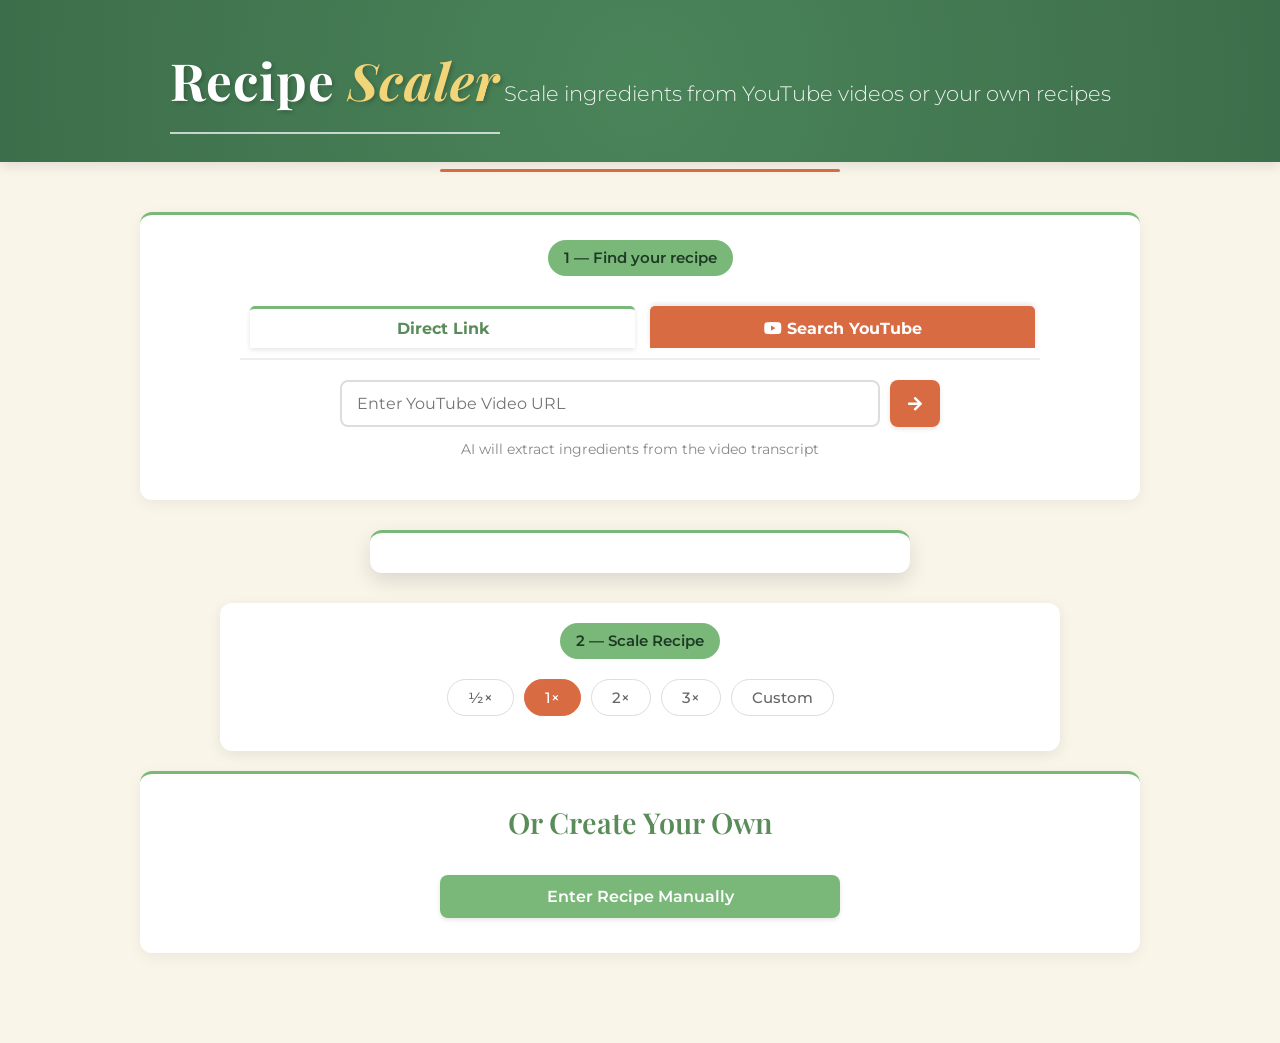
<file: recipe scaler/index.html>
<!DOCTYPE html>
<html lang="en">

<head>
  <meta charset="UTF-8" />
  <meta name="viewport" content="width=device-width, initial-scale=1.0" />
  <title>Recipe Scaler</title>
  <link rel="stylesheet" href="styles.css" />
  <link href="https://fonts.googleapis.com/css2?family=Roboto:wght@400;500;700&display=swap" rel="stylesheet">
  <link rel="stylesheet" href="https://cdnjs.cloudflare.com/ajax/libs/font-awesome/5.15.4/css/all.min.css">
</head>

<body>
  <header>
    <h1>Recipe <span style="color: #F2D479; font-style: italic;">Scaler</span></h1>
    <p>Scale ingredients from YouTube videos or your own recipes</p>
  </header>

  <div class="main-content">
    <div class="card">
      <div style="text-align: center; margin-bottom: 20px;">
        <span class="step-badge">1 — Find your recipe</span>
      </div>
      <div class="search-container">
        <div class="search-tabs">
          <button class="search-tab active" data-tab="direct-link">Direct Link</button>
          <button class="search-tab" data-tab="search-youtube"><i class="fab fa-youtube"></i> Search YouTube</button>
        </div>

        <div class="tab-content active" id="direct-link">
          <div class="url-input-row">
            <input type="text" id="youtubeLink" placeholder="Enter YouTube Video URL">
            <button class="icon-submit-btn" onclick="fetchIngredients()"><i class="fas fa-arrow-right"></i></button>
          </div>
          <p class="muted-helper">AI will extract ingredients from the video transcript</p>
        </div>

        <div class="tab-content" id="search-youtube">
          <div class="search-form">
            <input type="text" id="searchQuery" placeholder="Search for recipes on YouTube">
            <select id="recipeCategory">
              <option value="">All Categories</option>
              <option value="chicken">Chicken</option>
              <option value="beef">Beef</option>
              <option value="vegetarian">Vegetarian</option>
              <option value="vegan">Vegan</option>
              <option value="dessert">Dessert</option>
              <option value="breakfast">Breakfast</option>
              <option value="pasta">Pasta</option>
              <option value="soup">Soup</option>
            </select>
            <button onclick="searchYouTube()"><i class="fab fa-youtube"></i> Search YouTube</button>
          </div>
          <div id="searchResults"></div>
          <div id="pagination"></div>
        </div>
      </div>
      <div id="loading" class="loading"></div>
    </div>

    <div id="thumbnailContainer"></div>
    <div id="ingredientsList" class="fade-in"></div>

    <div class="translate-section card" style="margin-top: 20px; display: none;" id="translateSection">
      <h3 style="margin-top: 0;">Optional: Translate Ingredients</h3>
      <div class="translate-controls" style="display: flex; gap: 15px; align-items: center; flex-wrap: wrap;">
        <label for="translateLanguage" style="font-weight: 500;">Translate To:</label>
        <select id="translateLanguage" style="padding: 8px; border-radius: 4px; border: 1px solid #ccc;">
          <option value="english">English</option>
          <option value="malayalam">Malayalam</option>
        </select>
        <button id="translateBtn" class="secondary-btn" style="margin: 0;">
          Translate Ingredients
        </button>
      </div>
    </div>

    <div class="scale-options" style="flex-direction: column;">
      <div style="text-align: center; margin-bottom: 20px; width: 100%;">
        <span class="step-badge">2 — Scale Recipe</span>
      </div>
      
      <div class="quick-scale-container" style="width: 100%; margin-bottom: 15px;">
        <div class="quick-scale-chips">
          <button class="scale-chip" onclick="setQuickScale(0.5, this)">½×</button>
          <button class="scale-chip active" onclick="setQuickScale(1, this)">1×</button>
          <button class="scale-chip" onclick="setQuickScale(2, this)">2×</button>
          <button class="scale-chip" onclick="setQuickScale(3, this)">3×</button>
          <button class="scale-chip" onclick="showCustomScale(this)">Custom</button>
        </div>
      </div>

      <div class="scale-controls" id="custom-scale-controls" style="display: none; width: 100%; justify-content: center; flex-wrap: wrap;">
        <label for="scalingOption">Adjust By:</label>
        <select id="scalingOption" onchange="updateScalingOptions()">
          <option value="servings">Servings</option>
          <option value="available">Available Ingredients</option>
        </select>

        <div id="standard-scaling" class="scaling-method">
          <input type="number" id="scalingValue" value="1" min="0.1" step="0.1">
        </div>

        <div id="available-scaling" class="scaling-method" style="display:none; width: 100%;">
          <select id="availableIngredient" style="width: 100%; margin-bottom: 10px;"></select>
          
          <div class="quick-scale-chips" id="available-quick-chips" style="margin-bottom: 15px; justify-content: center;">
            <button class="scale-chip" onclick="setAvailableQuickScale(0.25, this)">1/4×</button>
            <button class="scale-chip" onclick="setAvailableQuickScale(0.5, this)">1/2×</button>
            <button class="scale-chip active" onclick="setAvailableQuickScale(1, this)">1×</button>
            <button class="scale-chip" onclick="setAvailableQuickScale(2, this)">2×</button>
            <button class="scale-chip" onclick="setAvailableQuickScale(3, this)">3×</button>
            <button class="scale-chip" onclick="showAvailableCustom(this)">Custom</button>
          </div>

          <div id="available-custom-input" style="display: none; margin-bottom: 15px;">
            <input type="number" id="availableAmount" placeholder="Enter amount available" min="0.1" step="0.1" style="width: 100%;">
          </div>
        </div>


        <button class="scale-btn" onclick="scaleRecipe()">Scale Ingredients</button>
      </div>
    </div>

    <div class="card">
      <h2>Or Create Your Own</h2>
      <button id="enterRecipeManually" class="secondary-btn">Enter Recipe Manually</button>
    </div>

    <div id="saved-recipes" class="card" style="display:none">
      <h2>Saved Recipes</h2>
      <div id="saved-recipes-list"></div>
    </div>
  </div>

  <!--
    SCRIPT LOAD ORDER (important):
    1. api-client.js   — API communication layer
    2. script.js       — legacy helpers + manual-recipe scaleRecipe fallback
    3. ui-controller.js — defines window.scaleRecipe (overrides script.js version)
    4. recipe-enhancements.js — UI enhancements
  -->
  <script src="api-client.js"></script>
  <script src="script.js"></script>
  <script src="ui-controller.js"></script>
  <script src="recipe-enhancements.js"></script>

  <script>
    // Mark that ui-controller is loaded so script.js helpers can detect it
    window._uiControllerLoaded = true;

    document.getElementById('enterRecipeManually').addEventListener('click', function () {
      window.location.href = 'enter_recipe.html';
    });

    window.addEventListener('DOMContentLoaded', function () {
      // Tab switching
      document.querySelectorAll('.search-tab').forEach(tab => {
        tab.addEventListener('click', function () {
          document.querySelectorAll('.search-tab').forEach(t => t.classList.remove('active'));
          document.querySelectorAll('.tab-content').forEach(c => c.classList.remove('active'));
          this.classList.add('active');
          const tabId = this.getAttribute('data-tab');
          document.getElementById(tabId).classList.add('active');
        });
      });

      // Quick scale logic
      window.setQuickScale = function(multiplier, btn) {
        document.querySelectorAll('.scale-chip').forEach(c => c.classList.remove('active'));
        btn.classList.add('active');
        const customControls = document.getElementById('custom-scale-controls');
        if(customControls) customControls.style.display = 'none';
        
        // Trigger scale logic
        document.getElementById('scalingOption').value = 'servings';
        if (typeof updateScalingOptions === 'function') updateScalingOptions();
        document.getElementById('scalingValue').value = multiplier;
        if (typeof scaleRecipe === 'function') scaleRecipe();
      };
      
      window.showCustomScale = function(btn) {
        document.querySelectorAll('.scale-chip').forEach(c => c.classList.remove('active'));
        btn.classList.add('active');
        const customControls = document.getElementById('custom-scale-controls');
        if(customControls) customControls.style.display = 'flex';
      };

      // Return from "Modify Scaling"
      if (sessionStorage.getItem('modifyingRecipe') === 'true') {
        sessionStorage.removeItem('modifyingRecipe');
        const youtubeLink = sessionStorage.getItem('youtubeVideoUrl');
        if (youtubeLink) {
          document.getElementById('youtubeLink').value = youtubeLink;
          if (typeof fetchIngredients === 'function') fetchIngredients();
        }
      }
    });
  </script>
</body>

</html>
</file>
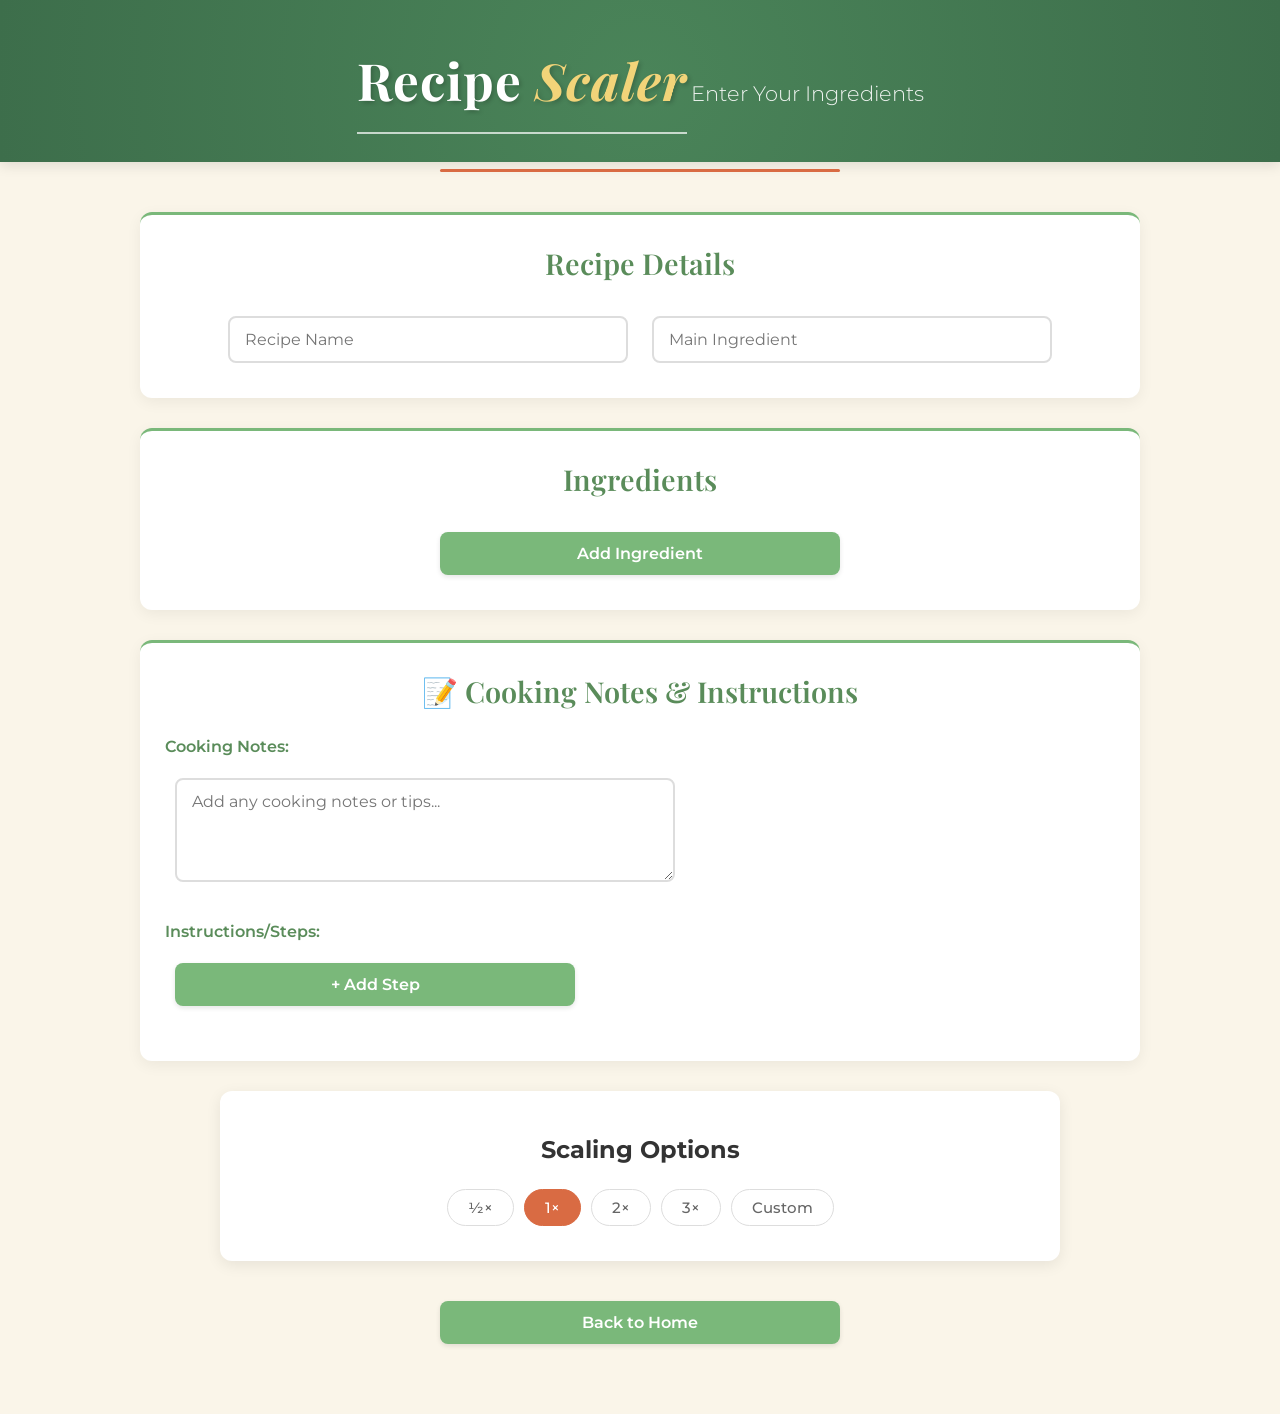
<file: recipe scaler/enter_recipe.html>
<!DOCTYPE html>
<html lang="en">
<head>
  <meta charset="UTF-8" />
  <meta name="viewport" content="width=device-width, initial-scale=1.0"/>
  <title>Enter Recipe Manually</title>
  <link rel="stylesheet" href="styles.css" />
  <link href="https://fonts.googleapis.com/css2?family=Playfair+Display:wght@400;600;700&family=Montserrat:wght@300;400;500;600;700&display=swap" rel="stylesheet">
  <link rel="stylesheet" href="https://cdnjs.cloudflare.com/ajax/libs/font-awesome/5.15.4/css/all.min.css">
</head>
<body>
  <header>
    <h1>Recipe <span style="color: #F2D479; font-style: italic;">Scaler</span></h1>
    <p>Enter Your Ingredients</p>
  </header>

  <div class="main-content">
    <div class="card">
      <h2>Recipe Details</h2>
      <input type="text" id="recipeName" placeholder="Recipe Name" />
      <input type="text" id="mainIngredient" placeholder="Main Ingredient" />
    </div>

    <div class="card">
      <h2>Ingredients</h2>
      <div id="recipeIngredientsList"></div>
      <button onclick="addIngredient()" class="secondary-btn">Add Ingredient</button>
    </div>

    <div class="card">
      <h2>📝 Cooking Notes & Instructions</h2>
      <div class="notes-input-group">
        <label for="recipeNotes">Cooking Notes:</label>
        <textarea id="recipeNotes" placeholder="Add any cooking notes or tips..." rows="4"></textarea>
      </div>
      <div class="notes-input-group">
        <label for="recipeInstructions">Instructions/Steps:</label>
        <div id="instructionsSteps"></div>
        <button onclick="addInstructionStep()" class="secondary-btn">+ Add Step</button>
      </div>
    </div>

    <div class="scale-options" style="flex-direction: column;">
      <h2 style="width: 100%; text-align: center; margin-bottom: 20px;">Scaling Options</h2>
      
      <div class="quick-scale-container" style="width: 100%; margin-bottom: 15px;">
        <div class="quick-scale-chips">
          <button class="scale-chip" onclick="setQuickScale(0.5, this)">½×</button>
          <button class="scale-chip active" onclick="setQuickScale(1, this)">1×</button>
          <button class="scale-chip" onclick="setQuickScale(2, this)">2×</button>
          <button class="scale-chip" onclick="setQuickScale(3, this)">3×</button>
          <button class="scale-chip" onclick="showCustomScale(this)">Custom</button>
        </div>
      </div>

      <div class="scale-controls" id="custom-scale-controls" style="display: none; width: 100%; justify-content: center; flex-wrap: wrap;">
        <label for="scalingOption">Scale By:</label>
        <select id="scalingOption">
          <option value="servings">Servings</option>
          <option value="quantity">Quantity</option>
        </select>
        <input type="number" id="scalingValue" value="1" min="0.1" step="0.1" />
        <button onclick="scaleRecipe()" class="scale-btn" style="margin-top: 15px;">Scale Recipe</button>
      </div>
    </div>

    <div class="nav-buttons">
      <button onclick="window.location.href='index.html'" class="secondary-btn">Back to Home</button>
    </div>
  </div>

  <script src="script.js"></script>
  <script src="recipe-enhancements.js"></script>
  <script>
    window.setQuickScale = function(multiplier, btn) {
      document.querySelectorAll('.scale-chip').forEach(c => c.classList.remove('active'));
      btn.classList.add('active');
      const customControls = document.getElementById('custom-scale-controls');
      if(customControls) customControls.style.display = 'none';
      
      document.getElementById('scalingOption').value = 'servings';
      document.getElementById('scalingValue').value = multiplier;
      if (typeof scaleRecipe === 'function') scaleRecipe();
    };
    
    window.showCustomScale = function(btn) {
      document.querySelectorAll('.scale-chip').forEach(c => c.classList.remove('active'));
      btn.classList.add('active');
      const customControls = document.getElementById('custom-scale-controls');
      if(customControls) customControls.style.display = 'flex';
    };
  </script>
</body>
</html>
</file>
<file: recipe scaler/styles.css>
@import url('https://fonts.googleapis.com/css2?family=Playfair+Display:wght@400;600;700&family=Montserrat:wght@300;400;500;600;700&display=swap');

body {
  font-family: 'Montserrat', sans-serif;
  margin: 0;
  padding: 0;
  text-align: center;
  background-color: #FAF5E9;
  color: #333333;
  line-height: 1.6;
}

header {
  background: radial-gradient(circle, #4a8459 0%, #3d6e4b 100%);
  color: white;
  padding: 40px 20px;
  box-shadow: 0 4px 12px rgba(0, 0, 0, 0.1);
  margin-bottom: 30px;
  position: relative;
}

header:after {
  content: "";
  position: absolute;
  bottom: -10px;
  left: 50%;
  transform: translateX(-50%);
  width: 80%;
  max-width: 400px;
  height: 3px;
  background-color: #D96B43;
  border-radius: 3px;
}

header h1 {
  margin: 0;
  font-size: 3.2rem;
  font-weight: 700;
  font-family: 'Playfair Display', serif;
  text-shadow: 2px 2px 4px rgba(0, 0, 0, 0.2);
  letter-spacing: 1px;
  position: relative;
  display: inline-block;
}

header h1:after {
  content: "";
  position: absolute;
  bottom: -12px;
  left: 0;
  width: 100%;
  height: 2px;
  background-color: rgba(255, 255, 255, 0.7);
}

header p {
  margin: 10px 0 0;
  font-size: 1.3rem;
  opacity: 0.9;
  font-weight: 300;
  display: inline-block;
  position: relative;
  z-index: 1;
}

/* UI Refresh Additions */
.step-badge {
  background-color: #7AB87A;
  color: #1e3a24;
  padding: 6px 16px;
  border-radius: 99px;
  font-weight: 600;
  font-size: 0.95rem;
  display: inline-block;
}

.url-input-row {
  display: flex;
  gap: 10px;
  max-width: 600px;
  margin: 0 auto;
  align-items: stretch;
}

.url-input-row input {
  flex: 1;
  margin: 0;
  width: auto;
  border-radius: 8px;
}

.icon-submit-btn {
  margin: 0;
  padding: 0;
  width: 50px;
  border-radius: 8px;
  flex-shrink: 0;
  display: flex;
  justify-content: center;
  align-items: center;
  background-color: #D96B43;
  color: white;
  border: none;
  cursor: pointer;
}

.icon-submit-btn:hover {
  background-color: #c25a36;
}

.muted-helper {
  color: #888;
  font-size: 0.85rem;
  margin-top: 12px;
}

.quick-scale-chips {
  display: flex;
  gap: 10px;
  justify-content: center;
  flex-wrap: wrap;
}

.scale-chip {
  background: white;
  color: #666;
  border: 1px solid #ddd;
  border-radius: 99px;
  padding: 8px 20px;
  font-weight: 500;
  font-size: 0.95rem;
  margin: 0;
  width: auto;
  cursor: pointer;
  transition: all 0.2s ease;
  box-shadow: none;
}

.scale-chip:hover {
  background: #f5f5f5;
  transform: none;
  box-shadow: none;
}

.scale-chip.active {
  background: #D96B43;
  color: white;
  border-color: #D96B43;
}

.main-content {
  padding: 20px;
  max-width: 1000px;
  margin: 0 auto 40px;
}

input,
select,
button,
textarea {
  margin: 10px;
  padding: 12px 15px;
  font-size: 16px;
  width: 80%;
  max-width: 400px;
  border: 2px solid #ddd;
  border-radius: 8px;
  transition: all 0.3s ease;
  box-sizing: border-box;
  font-family: 'Montserrat', sans-serif;
}

input:focus,
select:focus,
textarea:focus {
  border-color: #7AB87A;
  outline: none;
  box-shadow: 0 0 5px rgba(122, 184, 122, 0.3);
}

button {
  background-color: #D96B43;
  color: white;
  border: none;
  cursor: pointer;
  font-weight: 600;
  box-shadow: 0 2px 5px rgba(0, 0, 0, 0.1);
  transition: all 0.3s ease;
  font-family: 'Montserrat', sans-serif;
}

button:hover {
  background-color: #c25a36;
  transform: translateY(-2px);
  box-shadow: 0 4px 8px rgba(0, 0, 0, 0.15);
}

.ingredient-entry {
  display: flex;
  justify-content: center;
  gap: 15px;
  margin-bottom: 15px;
  flex-wrap: wrap;
  background-color: white;
  padding: 15px;
  border-radius: 10px;
  box-shadow: 0 2px 8px rgba(0, 0, 0, 0.05);
  max-width: 80%;
  margin-left: auto;
  margin-right: auto;
}

.scaled-recipe {
  background-color: white;
  padding: 25px;
  border-radius: 12px;
  box-shadow: 0 4px 15px rgba(0, 0, 0, 0.08);
  margin-bottom: 30px;
}

.scaled-recipe h2 {
  font-family: 'Playfair Display', serif;
  color: #5a8c5a;
  margin-top: 0;
  border-bottom: 2px solid #f0f0f0;
  padding-bottom: 10px;
  font-size: 1.8rem;
  font-weight: 600;
}

.scaled-recipe ul {
  text-align: left;
  max-width: 500px;
  margin: 20px auto;
  padding-left: 20px;
}

.scaled-recipe li {
  padding: 8px 0;
  border-bottom: 1px solid #f0f0f0;
}

#thumbnailContainer {
  margin: 30px auto;
  max-width: 500px;
  background-color: white;
  padding: 20px;
  border-radius: 12px;
  box-shadow: 0 8px 20px rgba(0, 0, 0, 0.12);
  border-top: 3px solid #7AB87A;
  transition: transform 0.3s ease;
}

#thumbnailContainer:hover {
  transform: translateY(-5px);
  box-shadow: 0 12px 25px rgba(0, 0, 0, 0.15);
}

#thumbnailContainer .video-player-wrapper {
  position: relative;
  width: 100%;
  padding-bottom: 56.25%;
  /* 16:9 Aspect Ratio */
  height: 0;
  border-radius: 8px;
  overflow: hidden;
  box-shadow: 0 4px 12px rgba(0, 0, 0, 0.15);
}

#thumbnailContainer .video-player-wrapper iframe {
  position: absolute;
  top: 0;
  left: 0;
  width: 100%;
  height: 100%;
  border: none;
}

#thumbnailContainer img {
  width: 100%;
  max-width: 450px;
  height: auto;
  border-radius: 8px;
  box-shadow: 0 4px 10px rgba(0, 0, 0, 0.1);
  object-fit: cover;
}

#thumbnailContainer p {
  margin-top: 15px;
  font-weight: 600;
  color: #333;
  font-family: 'Playfair Display', serif;
  font-size: 1.2rem;
  line-height: 1.4;
  padding: 0 10px;
}

.scale-options {
  display: flex;
  flex-wrap: wrap;
  justify-content: center;
  align-items: center;
  margin: 20px 0;
  background-color: white;
  padding: 20px;
  border-radius: 12px;
  box-shadow: 0 4px 15px rgba(0, 0, 0, 0.08);
  max-width: 80%;
  margin-left: auto;
  margin-right: auto;
}

label {
  font-weight: 600;
  margin-right: 10px;
}

@media (max-width: 768px) {
  .ingredient-entry {
    flex-direction: column;
    max-width: 90%;
  }

  input,
  select,
  button,
  textarea {
    width: 100%;
  }

  .scale-options {
    flex-direction: column;
    max-width: 90%;
  }
}

footer {
  background-color: #7AB87A;
  color: white;
  padding: 10px;
  position: fixed;
  bottom: 0;
  width: 100%;
  font-family: 'Montserrat', sans-serif;
}

.card {
  background-color: white;
  padding: 25px;
  border-radius: 12px;
  box-shadow: 0 4px 15px rgba(0, 0, 0, 0.06);
  margin-bottom: 30px;
  border-top: 3px solid #7AB87A;
}

.card h2 {
  font-family: 'Playfair Display', serif;
  color: #5a8c5a;
  margin-top: 0;
  margin-bottom: 20px;
  font-size: 1.8rem;
  font-weight: 600;
}

.secondary-btn {
  background-color: #F2D479;
  color: #333333;
  border: none;
}

.secondary-btn:hover {
  background-color: #e9c55f;
  border-color: transparent;
}

.scale-btn {
  background-color: #D96B43;
  padding: 12px 25px;
}

.scale-controls {
  display: flex;
  flex-wrap: wrap;
  align-items: center;
  justify-content: center;
  gap: 10px;
  margin-bottom: 15px;
}

.nav-buttons {
  display: flex;
  justify-content: center;
  gap: 20px;
  margin-top: 30px;
}

.recipe-content {
  padding: 10px;
  background-color: #f9f9f9;
  border-radius: 8px;
  max-width: 90%;
  margin: 0 auto;
}

#youtubeLink {
  width: 100%;
  max-width: 600px;
}

.video-source {
  margin: 10px 0 20px;
}

.video-source a {
  color: #5a8c5a;
  text-decoration: none;
  font-weight: 600;
  background-color: #effaef;
  padding: 6px 12px;
  border-radius: 4px;
  display: inline-block;
  transition: all 0.2s ease;
}

.video-source a:hover {
  background-color: #dff0df;
}

.loading {
  display: none;
  width: 40px;
  height: 40px;
  margin: 20px auto;
  border: 4px solid #f3f3f3;
  border-top: 4px solid #7AB87A;
  border-radius: 50%;
  animation: spin 2s linear infinite;
}

/* Audio fallback loader: overrides spinner-only loading state */
.loading.loading-panel {
  width: auto;
  height: auto;
  max-width: 520px;
  border: none;
  border-radius: 12px;
  animation: none;
  margin: 16px auto 0;
}

.audio-loading-panel {
  display: flex;
  flex-direction: column;
  align-items: center;
  justify-content: center;
  gap: 8px;
  padding: 14px 16px;
  background: #ffffff;
  border: 1px solid #e8ece8;
  border-radius: 10px;
  box-shadow: 0 2px 8px rgba(0, 0, 0, 0.06);
}

.audio-loading-spinner {
  width: 22px;
  height: 22px;
  border-radius: 50%;
  border: 2.5px solid #dce8dc;
  border-top-color: #7AB87A;
  animation: spin 0.8s linear infinite;
}

.audio-loading-title {
  margin: 0;
  color: #2B2D42;
  font-size: 14px;
  font-weight: 500;
  text-align: center;
}

.audio-loading-subtitle {
  margin: 0;
  color: #6b7280;
  font-size: 12px;
  text-align: center;
}

@keyframes spin {
  0% {
    transform: rotate(0deg);
  }

  100% {
    transform: rotate(360deg);
  }
}

/* Fade-in animation for content */
.fade-in {
  animation: fadeIn 0.5s ease-in-out;
}

@keyframes fadeIn {
  0% {
    opacity: 0;
  }

  100% {
    opacity: 1;
  }
}

.recipe-actions {
  display: flex;
  justify-content: center;
  gap: 15px;
  margin: 20px 0;
  flex-wrap: wrap;
}

.action-btn {
  background-color: #7AB87A;
  color: white;
  border: none;
  padding: 8px 15px;
  font-size: 14px;
  border-radius: 4px;
  cursor: pointer;
  display: flex;
  align-items: center;
  gap: 8px;
  font-family: 'Montserrat', sans-serif;
}

.action-btn:hover {
  background-color: #5a8c5a;
}

.dropdown {
  position: relative;
  display: inline-block;
}

.dropdown-content {
  display: none;
  position: absolute;
  background-color: white;
  min-width: 160px;
  box-shadow: 0 8px 16px rgba(0, 0, 0, 0.1);
  z-index: 1;
  border-radius: 4px;
  top: 100%;
  left: 0;
}

.dropdown:hover .dropdown-content {
  display: block;
}

.dropdown-content a {
  color: #333;
  padding: 12px 16px;
  text-decoration: none;
  display: block;
  transition: all 0.2s;
}

.dropdown-content a:hover {
  background-color: #f5f5f5;
}

.saved-recipe-item {
  background-color: white;
  border-radius: 8px;
  margin-bottom: 10px;
  padding: 15px;
  padding-right: 70px;
  box-shadow: 0 2px 5px rgba(0, 0, 0, 0.05);
  transition: all 0.2s;
  cursor: pointer;
  position: relative;
}

.saved-recipe-item:hover {
  box-shadow: 0 4px 8px rgba(0, 0, 0, 0.1);
}

.saved-recipe-item h3 {
  margin: 0 0 5px 0;
  color: #5a8c5a;
  font-family: 'Playfair Display', serif;
}

.saved-recipe-item p {
  margin: 0;
  font-size: 14px;
  color: #666;
}

.saved-recipe-actions {
  position: absolute;
  right: 15px;
  top: 15px;
  display: flex;
  gap: 10px;
}

.saved-recipe-actions button {
  background: none;
  border: none;
  color: #999;
  cursor: pointer;
  padding: 5px;
  font-size: 14px;
}

.saved-recipe-actions button:hover {
  color: #333;
}

.search-container {
  width: 100%;
  max-width: 800px;
  margin: 0 auto;
}

.search-tabs {
  display: flex;
  margin-bottom: 20px;
  border-bottom: 2px solid #eee;
}

.search-tab {
  padding: 10px 20px;
  margin-right: 5px;
  background-color: #e8e8e8;
  border: none;
  border-radius: 5px 5px 0 0;
  cursor: pointer;
  font-weight: 500;
  border-top: 3px solid transparent;
  font-family: 'Montserrat', sans-serif;
}

.search-tab.active {
  background-color: white;
  color: #5a8c5a;
  border-top: 3px solid #7AB87A;
  font-weight: bold;
}

.search-tab:hover:not(.active):not([data-tab="search-youtube"]) {
  background-color: #f0f0f0;
  border-top: 3px solid #e0e0e0;
}

.tab-content {
  display: none;
}

.tab-content.active {
  display: block;
  animation: fadeIn 0.3s ease-in-out;
}

.search-form {
  display: flex;
  flex-wrap: wrap;
  gap: 10px;
  margin-bottom: 20px;
  justify-content: center;
}

.search-form input {
  flex: 1;
  min-width: 200px;
}

.search-form select {
  width: auto;
  min-width: 150px;
}

.search-results {
  display: grid;
  grid-template-columns: repeat(auto-fill, minmax(280px, 1fr));
  gap: 20px;
  margin-top: 20px;
}

.search-result-item {
  background-color: white;
  border-radius: 8px;
  overflow: hidden;
  box-shadow: 0 2px 10px rgba(0, 0, 0, 0.1);
  transition: transform 0.3s, box-shadow 0.3s;
  cursor: pointer;
}

.search-result-item:hover {
  transform: translateY(-5px);
  box-shadow: 0 5px 15px rgba(0, 0, 0, 0.15);
}

.search-result-thumb {
  width: 100%;
  height: 160px;
  object-fit: cover;
}

.search-result-info {
  padding: 15px;
}

.search-result-title {
  font-weight: 600;
  margin: 0 0 5px 0;
  display: -webkit-box;
  -webkit-line-clamp: 2;
  line-clamp: 2;
  -webkit-box-orient: vertical;
  overflow: hidden;
  text-overflow: ellipsis;
  height: 48px;
  font-family: 'Playfair Display', serif;
  font-size: 1.1rem;
}

.search-result-channel {
  font-size: 14px;
  color: #666;
  margin-bottom: 5px;
}

.search-result-views {
  font-size: 12px;
  color: #888;
}

.search-result-buttons {
  display: flex;
  justify-content: space-between;
  margin-top: 10px;
}

.search-result-button {
  padding: 8px 12px;
  background-color: #D96B43;
  color: white;
  border: none;
  border-radius: 4px;
  cursor: pointer;
  font-size: 14px;
  font-family: 'Montserrat', sans-serif;
}

.search-result-button:hover {
  background-color: #c25a36;
}

#pagination {
  display: flex;
  justify-content: center;
  margin-top: 20px;
  gap: 10px;
}

.pagination-button {
  padding: 8px 15px;
  background-color: #D96B43;
  color: white;
  border: 1px solid #c25a36;
  border-radius: 4px;
  cursor: pointer;
  font-weight: 500;
  transition: all 0.2s ease;
}

.pagination-button.active {
  background-color: #7AB87A;
  color: white;
  border-color: #7AB87A;
}

.pagination-button:hover:not(.active) {
  background-color: #c25a36;
  transform: translateY(-1px);
}

.search-form button {
  background-color: #D96B43;
  color: white;
  font-weight: bold;
  padding: 12px 20px;
  border-radius: 8px;
  box-shadow: 0 4px 8px rgba(0, 0, 0, 0.2);
  transition: all 0.3s ease;
  width: auto;
  min-width: 120px;
}

.search-form button:hover {
  background-color: #c25a36;
  transform: translateY(-3px);
  box-shadow: 0 6px 12px rgba(0, 0, 0, 0.25);
}

.search-tab[data-tab="search-youtube"] {
  background-color: #D96B43;
  color: white;
  font-weight: bold;
  border-top: 3px solid #D96B43;
  box-shadow: 0 -2px 5px rgba(0, 0, 0, 0.1);
}

.search-tab[data-tab="search-youtube"]:hover {
  background-color: #c25a36;
}

/* Substitutions UI Enhancements */
.substitution-item {
  border-left: 3px solid #E63946;
  padding: 12px;
  margin-bottom: 12px;
  background: white;
  border-radius: 0 8px 8px 0;
  cursor: pointer;
  transition: all 0.25s cubic-bezier(0.4, 0, 0.2, 1);
  box-shadow: 0 1px 3px rgba(0, 0, 0, 0.05);
}

.substitution-item:hover {
  background-color: #FFF9F0;
  transform: translateX(6px);
  box-shadow: 0 4px 12px rgba(217, 107, 67, 0.1);
  border-left-color: #D96B43;
}

.substitution-item strong {
  transition: color 0.2s;
}

.substitution-item:hover strong {
  color: #D96B43;
}

.substitution-item i {
  transition: all 0.2s;
}

.substitution-item:hover i {
  opacity: 1 !important;
  transform: scale(1.2);
}

/* ============================================================================
   RECIPE ENHANCEMENTS STYLES
   ============================================================================ */

/* Ingredient Categorization */
.ingredient-category-section {
  background-color: white;
  padding: 20px;
  border-radius: 10px;
  margin-bottom: 20px;
  box-shadow: 0 2px 8px rgba(0, 0, 0, 0.05);
  border-left: 5px solid #7AB87A;
}

.category-header {
  color: #5a8c5a;
  font-size: 1.3rem;
  margin: 0 0 15px 0;
  font-weight: 600;
  font-family: 'Playfair Display', serif;
}

.category-ingredients {
  display: flex;
  flex-direction: column;
  gap: 10px;
}

.category-item {
  background-color: #f9f9f9;
  padding: 10px 15px;
  border-radius: 6px;
  border: 1px solid #e0e0e0;
  transition: all 0.3s ease;
}

.category-item:hover {
  background-color: #fff5f5;
  border-color: #D96B43;
}

/* Unit Conversion Toggle */
.recipe-controls {
  background-color: #f0f0f0;
  padding: 15px;
  border-radius: 8px;
  margin-bottom: 20px;
  display: flex;
  align-items: center;
  gap: 15px;
  flex-wrap: wrap;
}

.unit-toggle {
  padding: 10px 15px;
  border: 2px solid #7AB87A;
  border-radius: 6px;
  font-size: 14px;
  background-color: white;
  color: #333;
  cursor: pointer;
  transition: all 0.3s ease;
}

.unit-toggle:hover {
  background-color: #f0f0f0;
  border-color: #D96B43;
}

.unit-toggle:focus {
  outline: none;
  border-color: #D96B43;
  box-shadow: 0 0 5px rgba(217, 107, 67, 0.3);
}

/* Recipe Hint */
.recipe-hint {
  color: #666;
  font-size: 0.95rem;
  font-style: italic;
  margin: 10px 0 15px 0;
  padding: 10px;
  background-color: #fffacd;
  border-left: 4px solid #FFD700;
  border-radius: 4px;
}

/* Editable Ingredients */
#scaledIngredients li {
  cursor: pointer;
  transition: all 0.3s ease;
  padding: 10px;
  border-radius: 4px;
  background-color: #fafafa;
  border: 1px solid #e5e5e5;
}

#scaledIngredients li:hover {
  background-color: #fff5f5;
  border-color: #D96B43;
  box-shadow: 0 2px 6px rgba(217, 107, 67, 0.2);
}

.ingredient-edit-input {
  font-family: 'Montserrat', sans-serif !important;
  padding: 8px !important;
  border: 2px solid #D96B43 !important;
  border-radius: 4px !important;
  font-size: 16px !important;
  width: 100% !important;
}

/* Notes & Instructions Section */
.notes-input-group {
  margin-bottom: 20px;
  text-align: left;
}

.notes-input-group label {
  display: block;
  margin-bottom: 8px;
  font-weight: 600;
  color: #5a8c5a;
}

#recipeNotes,
.step-input {
  width: 100%;
  max-width: 500px;
  padding: 12px 15px;
  border: 2px solid #ddd;
  border-radius: 8px;
  font-family: 'Montserrat', sans-serif;
  font-size: 16px;
  resize: vertical;
  box-sizing: border-box;
  transition: all 0.3s ease;
}

#recipeNotes:focus,
.step-input:focus {
  border-color: #7AB87A;
  outline: none;
  box-shadow: 0 0 5px rgba(122, 184, 122, 0.3);
}

.instruction-step {
  display: flex;
  align-items: center;
  gap: 10px;
  margin-bottom: 12px;
  background-color: #f9f9f9;
  padding: 12px;
  border-radius: 6px;
  border: 1px solid #e0e0e0;
}

.step-number {
  display: flex;
  align-items: center;
  justify-content: center;
  width: 28px;
  height: 28px;
  background-color: #7AB87A;
  color: white;
  border-radius: 50%;
  font-weight: 600;
  flex-shrink: 0;
}

.step-input {
  flex: 1;
  max-width: none;
  margin: 0;
}

.remove-btn {
  padding: 6px 10px;
  background-color: #ff6b6b;
  color: white;
  border: none;
  border-radius: 4px;
  cursor: pointer;
  font-weight: bold;
  transition: all 0.3s ease;
  min-width: auto;
  width: auto;
  max-width: none;
  margin: 0;
  font-size: 18px;
  line-height: 1;
}

.remove-btn:hover {
  background-color: #ff5252;
  transform: scale(1.1);
}

/* Recipe Notes Display */
.recipe-notes-box,
.recipe-instructions-box {
  background-color: #f9f9f9;
  border-left: 5px solid #7AB87A;
  padding: 15px;
  border-radius: 6px;
  margin-top: 20px;
  text-align: left;
}

.recipe-notes-box h3,
.recipe-instructions-box h3 {
  color: #5a8c5a;
  margin-top: 0;
  font-family: 'Playfair Display', serif;
}

.recipe-instructions-box ol {
  margin: 10px 0;
  padding-left: 20px;
}

.recipe-instructions-box li {
  margin-bottom: 10px;
  line-height: 1.6;
}

#recipeNotesDisplay {
  margin-top: 20px;
}

/* ============================================================================
   AUDIO EXTRACTION STYLES
   ============================================================================ */

.button-group {
  display: flex;
  gap: 10px;
  justify-content: center;
  flex-wrap: wrap;
  align-items: center;
}

.button-group button {
  flex: 1;
  min-width: 120px;
}

.extraction-stages {
  margin: 20px auto;
  padding: 20px;
  background-color: #f0f8f5;
  border-left: 4px solid #7AB87A;
  border-radius: 8px;
  max-width: 500px;
  animation: slideIn 0.3s ease-out;
}

@keyframes slideIn {
  from {
    opacity: 0;
    transform: translateY(-10px);
  }

  to {
    opacity: 1;
    transform: translateY(0);
  }
}

.stage {
  display: flex;
  align-items: center;
  gap: 12px;
  padding: 10px;
  margin: 8px 0;
  border-radius: 6px;
  transition: all 0.3s ease;
  background-color: rgba(255, 255, 255, 0.5);
}

.stage-icon {
  font-size: 1.5rem;
  min-width: 30px;
  text-align: center;
  display: inline-block;
  animation: pulse 1s ease-in-out infinite;
}

.stage.complete .stage-icon {
  animation: none;
  font-size: 1.3rem;
}

.stage.error .stage-icon {
  animation: shake 0.5s ease-in-out;
}

@keyframes pulse {

  0%,
  100% {
    opacity: 1;
    transform: scale(1);
  }

  50% {
    opacity: 0.6;
    transform: scale(1.1);
  }
}

@keyframes shake {

  0%,
  100% {
    transform: translateX(0);
  }

  25% {
    transform: translateX(-5px);
  }

  75% {
    transform: translateX(5px);
  }
}

.stage-text {
  font-size: 1rem;
  color: #333;
  font-weight: 500;
}

.stage.pending {
  opacity: 0.7;
  color: #7AB87A;
}

.stage.complete {
  opacity: 1;
  color: #2d7a2d;
  background-color: rgba(122, 184, 122, 0.1);
}

.stage.error {
  opacity: 1;
  color: #d9534f;
  background-color: rgba(217, 83, 79, 0.1);
}

/* Secondary button styling */
.secondary-btn {
  background-color: #7AB87A;
  color: white;
  border: none;
  cursor: pointer;
  font-weight: 600;
  box-shadow: 0 2px 5px rgba(0, 0, 0, 0.1);
  transition: all 0.3s ease;
  font-family: 'Montserrat', sans-serif;
}

.secondary-btn:hover {
  background-color: #5a8c5a;
  box-shadow: 0 4px 10px rgba(0, 0, 0, 0.15);
  transform: translateY(-2px);
}

/* Responsive Design for Enhancements */
@media (max-width: 768px) {
  .recipe-controls {
    flex-direction: column;
    align-items: flex-start;
  }

  .unit-toggle {
    width: 100%;
    max-width: 400px;
  }

  .instruction-step {
    flex-direction: column;
    align-items: flex-start;
  }

  .step-input {
    width: 100% !important;
  }

  .ingredient-category-section {
    padding: 15px;
  }

  .category-header {
    font-size: 1.1rem;
  }

  .button-group {
    flex-direction: column;
  }

  .button-group button {
    width: 100%;
  }

  .extraction-stages {
    max-width: 100%;
    margin: 15px;
  }
}

/* ============================================================================
   INGREDIENT CARDS & SUBSTITUTION DROPDOWN
   ============================================================================ */

.ingredient-item {
  background: #ffffff;
  padding: 14px 18px;
  border-radius: 10px;
  margin: 0 auto 10px auto;
  max-width: 500px;
  box-shadow: 0 2px 6px rgba(0, 0, 0, 0.06);
  transition: transform 0.15s ease;
  cursor: pointer;
  text-align: left;
}

.ingredient-item:hover {
  transform: translateY(-1px);
}

.substitution-dropdown {
  margin-top: 6px;
  background: #f8f8f8;
  border-radius: 8px;
  padding: 8px;
}

.substitution-option {
  padding: 6px;
  cursor: pointer;
  border-radius: 6px;
}

.substitution-option:hover {
  background: #ececec;
}

/* ============================================================================
   INGREDIENT LANGUAGE TOGGLE
   ============================================================================ */

.ingredient-language-toggle {
  display: flex;
  align-items: center;
  justify-content: center;
  gap: 8px;
  margin: 10px auto 20px auto;
}

.ingredient-language-toggle span {
  font-size: 0.9rem;
  color: #555;
}

.ingredient-language-toggle .lang-toggle {
  padding: 4px 10px;
  border-radius: 999px;
  border: 1px solid #ccc;
  background: #f8f8f8;
  cursor: pointer;
  font-size: 0.85rem;
  min-width: auto;
  width: auto;
}

.ingredient-language-toggle .lang-toggle.active {
  background: #7AB87A;
  color: white;
  border-color: #7AB87A;
}
</file>
